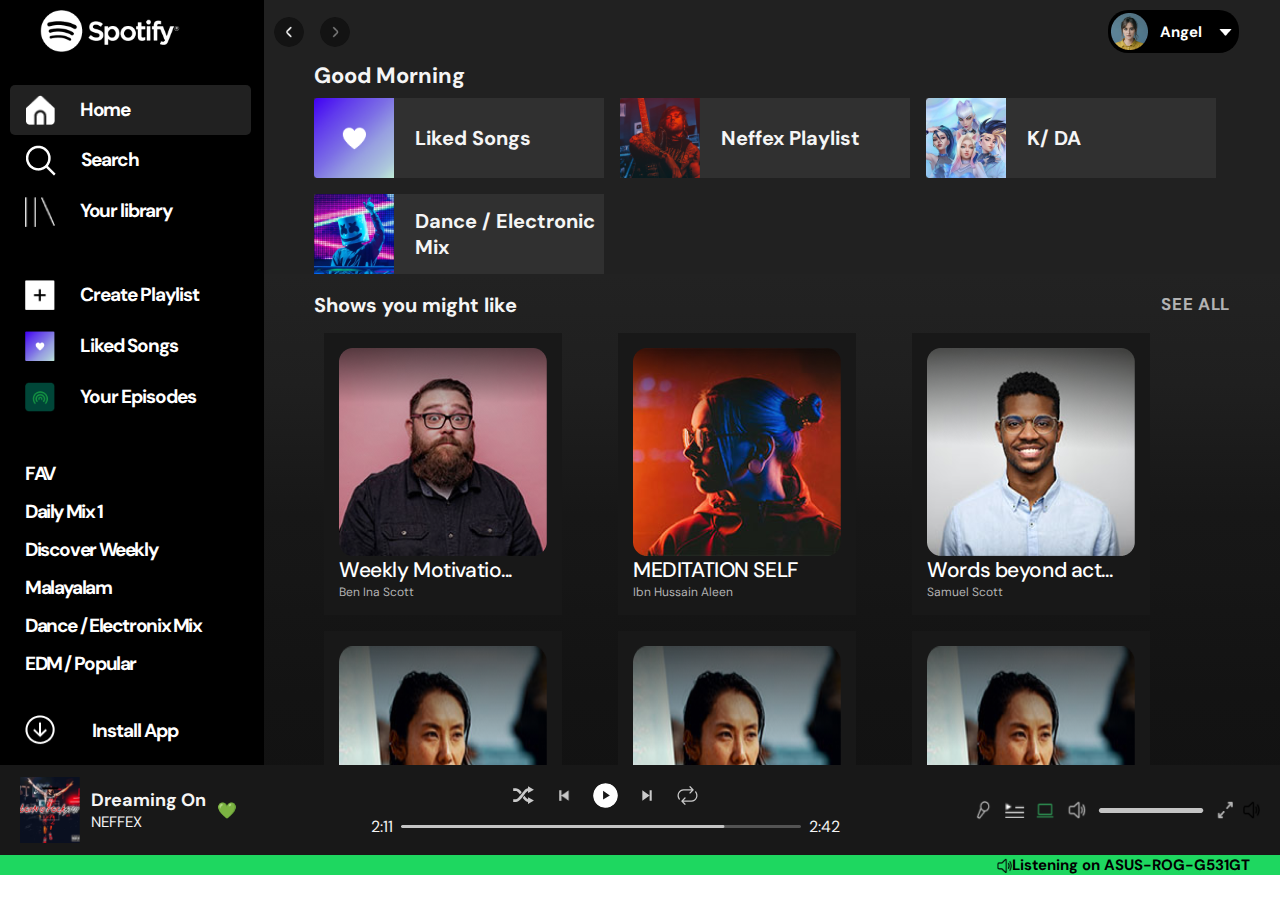
<file: index.html>
<!DOCTYPE html>
<html lang="en">
  <head>
    <!-- Required meta tags -->
    <meta charset="utf-8" />
    <meta name="viewport" content="width=device-width, initial-scale=1" />
    <link rel="stylesheet" href="style.css" />

    <title>Spotify-Clone</title>
  </head>
  <body>
    <!-- done -->
    <div class="container">
      <div class="left-nav">
        <img src="assets/Spotify logo.png" alt="" class="logo" />

        <div class="home-container">
          <div class="home active">
            <img src="assets/Home.png" alt="" class="leftnavimg" />
            <h2 class="leftnavh0">Home</h2>
          </div>

          <div class="search">
            <img class="img" src="assets/Search.png" alt=""/>
            <h2 class="leftnavh0">Search</h2>
          </div>

          <div class="library">
            <img src="assets/Your library.png" alt="" class="leftnavimg" />
            <h2 class="leftnavh0">Your library</h2>
          </div>
        </div>

        <div class="playlist-container">
          <div class="playlist">
            <img src="assets/plus.png" alt="" class="leftnavimg" />
            <h2 class="leftnavh1">Create Playlist</h2>
          </div>

          <div class="liked-songs">
            <img src="assets/purpleheart.png" alt="" class="leftnavimg" />
            <h2 class="leftnavh1">Liked Songs</h2>
          </div>

          <div class="episodes">
            <img src="assets/hotspot.png" alt="" class="leftnavimg" />
            <h2 class="leftnavh1">Your Episodes</h2>
          </div>
        </div>
        <div class="fav-tags mb-9">
          <h2 class="leftnavh3 h">FAV</h2>
          <h2 class="leftnavh3">Daily Mix 1</h2>
          <h2 class="leftnavh3">Discover Weekly</h2>
          <h2 class="leftnavh3">Malayalam</h2>
          <h2 class="leftnavh3">Dance / Electronix Mix</h2>
          <h2 class="leftnavh3">EDM / Popular</h2>
        </div>
        <div class="install">
          <img src="assets/download.png" alt=""/>
          <h2>Install App</h2>
        </div>
      </div>

      <div class="right-part">
        <div class="nav">
          <div class="left-right">
            <img src="assets/backward.png" alt="" class="play" />
            <img src="assets/forward.png" alt="" class="play" />
          </div>

          <div class="profile">
            <img src="assets/imgs/profile.png" alt="" />
            <h3>Angel</h3>
            <img src="assets/down.png" alt="" />
          </div>
        </div>

        <!-- Good Morning section -->

        <div class="goodmrng">
          <h1>Good Morning</h1>
          <div class="likedcardholder">
            <div class="likedcards">
              <img src="assets/imgs/Purple-big.png" alt="" />
              <h2>Liked Songs</h2>
            </div>

            <div class="likedcards">
              <img src="assets/imgs/man.png" alt="" />
              <h2>Neffex Playlist</h2>
            </div>

            <div class="likedcards">
              <img src="assets/imgs/KDA.png" alt="" />
              <h2>K/ DA</h2>
            </div>
            <div class="likedcards">
              <img src="assets/imgs/marshmellow.png" alt="" />
              <h2>Dance / Electronic Mix</h2>
            </div>
          </div>
        </div>

        <!-- Shows you might like -->

        <div class="shows">
          <div>
            <h1>Shows you might like</h1>
            <a class="seeall" href="playlist.html">SEE ALL</a>
          </div>

          <div class="showsCards">
            <div class="showCard">
              <img src="assets/imgs/Rectangle 21.png" alt="" />
              <h2>Weekly Motivatio...</h2>
              <p>Ben Ina Scott</p>
            </div>
            <div class="showCard">
              <img src="assets/imgs/Rectangle 22.png" alt="" />
              <h2>MEDITATION SELF</h2>
              <p>Ibn Hussain Aleen</p>
            </div>

            
            <div class="showCard">
              <img src="assets/imgs/Rectangle 23.png" alt="" />
              <h2>Words beyond act...</h2>
              <p>Samuel Scott</p>
            </div>
            <div class="showCard">
              <img src="assets/imgs/Rectangle 16.png" alt="" />
              <h2>The Alexa Show</h2>
              <p>Adriana Tom</p>
            </div>
            <div class="showCard">
              <img src="assets/imgs/Rectangle 16.png" alt="" />
              <h2>The Alexa Show</h2>
              <p>Adriana Tom</p>
            </div>
            <div class="showCard">
              <img src="assets/imgs/Rectangle 16.png" alt="" />
              <h2>The Alexa Show</h2>
              <p>Adriana Tom</p>
            </div>
            <div class="showCard">
              <img src="assets/imgs/Rectangle 16.png" alt="" />
              <h2>The Alexa Show</h2>
              <p>Adriana Tom</p>
            </div>
            
            <div class="showCard">
              <img src="assets/imgs/Rectangle 16.png" alt="" />
              <h2>The Alexa Show</h2>
              <p>Adriana Tom</p>
            </div>
            
          </div>
        </div>
      </div>
    </div>

    <!--Player Controls part Bottom-->
    <div class="wrapper">
      <div class="bottom">
        <div class="songName">
          <img src="assets/imgs/playing-img.png" alt="" />
          <div>
            <h2>Dreaming On</h2>
            <p>NEFFEX</p>
          </div>
          &#128154;
        </div>

        <div class="playControls">
          <div class="control">
            <img class="musichov" src="assets/shuffle.svg" alt="shuffle" />
            <img class="musichov" src="assets/previous.png" alt="backward" />
            <img
              class="musichov play"
              src="assets/resume.svg"
              alt="play/pause"
            />
            <img class="musichov" src="assets/next.svg" alt="forward" />
            <img class="musichov" src="assets/loop.svg" alt="loop" />
          </div>
          <div class="bar">
            <p>2:11</p>
            <img class="music-bar" src="assets/musicbar.png" alt="" />
            <p>2:42</p>
          </div>
        </div>
        <div class="media-play">
          <img class="musichov play" src="assets/resume.svg" alt="play/pause" />
        </div>

        <div class="volume">
          <img class="vol" src="assets/microphone.png" alt="" />
          <img class="vol" src="assets/list.png" alt="" />
          <img class="vol" src="assets/carbon_laptop.png" alt="" />
          <img class="vol" src="assets/speaker-white.png" alt="" />
          <img src="assets/volume-bar.png" alt="" />
          <img class="black-spek" src="assets/strech-speaker.png" alt="" />
        </div>
      </div>

      <div class="green-notice">
        <img src="assets/speaker-black.png" alt="" />
        <h2>Listening on ASUS-ROG-G531GT</h2>
      </div>

      <div class="home-container-media">
        <div class="home-media">
          <img src="assets/Home.png" alt="" />
          <a class="h" href="#">Home</a>
        </div>

        <div class="search-media">
          <img src="assets/Search.png" alt="" />
          <a href="#">Search</a>
        </div>

        <div class="library-media">
          <img src="assets/Your library.png" alt="" />
          <a href="playlist.html">Your Library</a>
        </div>
      </div>
    </div>
  </body>
</html>
</file>
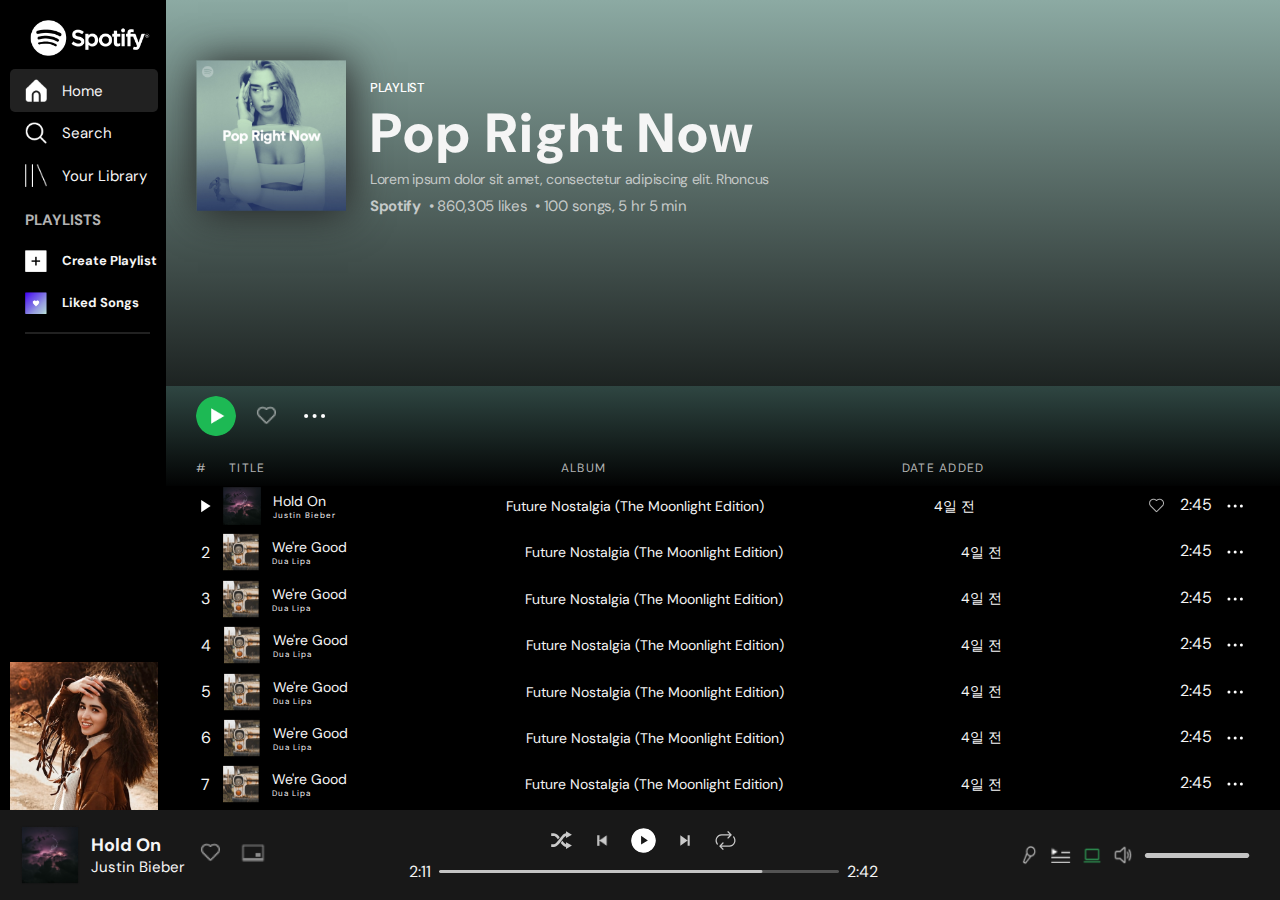
<file: playlist.html>
<!DOCTYPE html>
<html lang="en">
  <head>
    <meta charset="UTF-8" />
    <meta name="viewport" content="width=device-width, initial-scale=1.0" />
    <link rel="stylesheet" href="playlist.css" />
    <title>Document</title>
  </head>
  <body>
    <div class="container">
      <div class="left-nav">
        <img src="assets/Spotify logo.png" alt="" class="logo" />

        <div class="home-container">
          <div class="home">
            <img src="assets/Home.png" alt="" class="leftnavimg" />
            <a href="index.html">Home</a>
          </div>

          <div class="search">
            <img src="assets/Search.png" alt="" class="leftnavimg" />
            <a href="#">Search</a>
          </div>

          <div class="library">
            <img src="assets/Your library.png" alt="" class="leftnavimg" />
            <a href="#">Your Library</a>
          </div>
        </div>

        <div class="playlist-container">
          <h2>PLAYLISTS</h2>
          <div class="playlist active">
            <img src="assets/plus.png" alt="" class="leftnavimg" />
            <h2 class="leftnavh2">Create Playlist</h2>
          </div>

          <div class="liked-songs">
            <img src="assets/purpleheart.png" alt="" class="leftnavimg" />
            <h2 class="leftnavh2">Liked Songs</h2>
          </div>

          <div class="line"></div>
        </div>

        <div class="leftnav-Bottom">
          <img src="assets/imgs/album art.png" alt="" />
        </div>
      </div>

      <div class="right-part">
        <div class="right60-Top">
          <div class="T60top">
            <div class="music-banner">
              <img src="assets/imgs/pop-rn3.png" alt="" />
            </div>
            <div>
              <div class="texts">
                <text>PLAYLIST</text>
                <h1>Pop Right Now</h1>
                <p>
                  Lorem ipsum dolor sit amet, consectetur adipiscing elit.
                  Rhoncus
                </p>
              </div>

              <div class="uls">
                <p>Spotify</p>
                <p class="numbers">&#8226; 860,305 likes</p>
                <p>&#8226; 100 songs, 5 hr 5 min</p>
              </div>
            </div>
          </div>

          <div class="greenheart">
            <div>
              <img class="play" id="greenplay" src="assets/play.png" alt="" />
              <img src="assets/heart.png" alt="" />
              <img src="assets/threedot.svg" alt="" />
            </div>

            <div class="bottomHash">
              <pre>#     TITLE</pre>
              <p>ALBUM</p>
              <p>DATE ADDED</p>
              <div></div>
            </div>
          </div>
        </div>

        <div class="right40-Bottom">
          <div class="plying-songs active">
            <div>
              <img src="assets/Polygon.svg" alt="play" />
              <img class="playing" src="assets/imgs/Rectangle 9.png" alt="" />
              <div class="song-name">
                <h3>Hold On</h3>
                <p class="singer">Justin Bieber</p>
              </div>
            </div>
            <p>Future Nostalgia (The Moonlight Edition)</p>
            <p class="korean">4일 전</p>
            <div>
              <img src="assets/heart.png" alt="liked" />
              <p>2:45</p>
              <img src="assets/threedot.svg" alt="" />
            </div>
          </div>
          <div class="plying-songs">
            <div>
              <p>2</p>
              <img class="playing" src="assets/list img.png" alt="" />
              <div class="song-name">
                <h3>We're Good</h3>
                <p class="singer">Dua Lipa</p>
              </div>
            </div>
            <p>Future Nostalgia (The Moonlight Edition)</p>
            <p class="korean">4일 전</p>
            <div>
              <p>2:45</p>
              <img src="assets/threedot.svg" alt="" />
            </div>
          </div>
          <div class="plying-songs">
            <div>
              <p>3</p>
              <img class="playing" src="assets/list img.png" alt="" />
              <div class="song-name">
                <h3>We're Good</h3>
                <p class="singer">Dua Lipa</p>
              </div>
            </div>
            <p>Future Nostalgia (The Moonlight Edition)</p>
            <p class="korean">4일 전</p>
            <div>
              <p>2:45</p>
              <img src="assets/threedot.svg" alt="" />
            </div>
          </div>
          <div class="plying-songs">
            <div>
              <p>4</p>
              <img class="playing" src="assets/list img.png" alt="" />
              <div class="song-name">
                <h3>We're Good</h3>
                <p class="singer">Dua Lipa</p>
              </div>
            </div>
            <p>Future Nostalgia (The Moonlight Edition)</p>
            <p class="korean">4일 전</p>
            <div>
              <p>2:45</p>
              <img src="assets/threedot.svg" alt="" />
            </div>
          </div>

          <div class="plying-songs">
            <div>
              <p>5</p>
              <img class="playing" src="assets/list img.png" alt="" />
              <div class="song-name">
                <h3>We're Good</h3>
                <p class="singer">Dua Lipa</p>
              </div>
            </div>
            <p>Future Nostalgia (The Moonlight Edition)</p>
            <p class="korean">4일 전</p>
            <div>
              <p>2:45</p>
              <img src="assets/threedot.svg" alt="" />
            </div>
          </div>

          <div class="plying-songs">
            <div>
              <p>6</p>
              <img class="playing" src="assets/list img.png" alt="" />
              <div class="song-name">
                <h3>We're Good</h3>
                <p class="singer">Dua Lipa</p>
              </div>
            </div>
            <p>Future Nostalgia (The Moonlight Edition)</p>
            <p class="korean">4일 전</p>
            <div>
              <p>2:45</p>
              <img src="assets/threedot.svg" alt="" />
            </div>
          </div>

          <div class="plying-songs">
            <div>
              <p>7</p>
              <img class="playing" src="assets/list img.png" alt="" />
              <div class="song-name">
                <h3>We're Good</h3>
                <p class="singer">Dua Lipa</p>
              </div>
            </div>
            <p>Future Nostalgia (The Moonlight Edition)</p>
            <p class="korean">4일 전</p>
            <div>
              <p>2:45</p>
              <img src="assets/threedot.svg" alt="" />
            </div>
          </div>

          <div class="plying-songs">
            <div>
              <p>8</p>
              <img class="playing" src="assets/list img.png" alt="" />
              <div class="song-name">
                <h3>We're Good</h3>
                <p class="singer">Dua Lipa</p>
              </div>
            </div>
            <p>Future Nostalgia (The Moonlight Edition)</p>
            <p class="korean">4일 전</p>
            <div>
              <p>2:45</p>
              <img src="assets/threedot.svg" alt="" />
            </div>
          </div>
          <div class="plying-songs">
            <div>
              <p>9</p>
              <img class="playing" src="assets/list img.png" alt="" />
              <div class="song-name">
                <h3>We're Good</h3>
                <p class="singer">Dua Lipa</p>
              </div>
            </div>
            <p>Future Nostalgia (The Moonlight Edition)</p>
            <p class="korean">4일 전</p>
            <div>
              <p>2:45</p>
              <img src="assets/threedot.svg" alt="" />
            </div>
          </div>
          <div class="plying-songs">
            <div>
              <p>10</p>
              <img class="playing" src="assets/list img.png" alt="" />
              <div class="song-name">
                <h3>We're Good</h3>
                <p class="singer">Dua Lipa</p>
              </div>
            </div>
            <p>Future Nostalgia (The Moonlight Edition)</p>
            <p class="korean">4일 전</p>
            <div>
              <p>2:45</p>
              <img src="assets/threedot.svg" alt="" />
            </div>
          </div>
        </div>
      </div>
    </div>

    <div class="wrapper">
      <div class="bottom">
        <div class="songName">
          <img src="assets/imgs/Rectangle 9.png" alt="" />
          <div>
            <h2>Hold On</h2>
            <p>Justin Bieber</p>
          </div>
          <div class="heart">
            <img class="heart" src="assets/heart.png" alt="" />
          </div>

          <div class="heart pip">
            <img src="assets/pip.png" alt="" />
          </div>
        </div>
        <div class="media-play">
          <img class="musichov play" src="assets/resume.svg" alt="play/pause" />
        </div>

        <div class="playControls">
          <div class="control">
            <img class="musichov" src="assets/shuffle.svg" alt="shuffle" />
            <img class="musichov" src="assets/previous.png" alt="backward" />
            <img
              class="musichov play"
              src="assets/resume.svg"
              alt="play/pause"
            />
            <img class="musichov" src="assets/next.svg" alt="forward" />
            <img class="musichov" src="assets/loop.svg" alt="loop" />
          </div>
          <div class="bar">
            <p>2:11</p>
            <img class="music-bar" src="assets/musicbar.png" alt="" />
            <p>2:42</p>
          </div>
        </div>

        <div class="volume">
          <img class="vol" src="assets/microphone.png" alt="" />
          <img class="vol" src="assets/list.png" alt="" />
          <img class="vol" src="assets/carbon_laptop.png" alt="" />
          <img class="vol" src="assets/speaker-white.png" alt="" />
          <img src="assets/volume-bar.png" alt="" />
        </div>
      </div>

      <div class="home-container-media">
        <div class="home-media">
          <img src="assets/Home.png" alt="" />
          <a href="index.html">Home</a>
        </div>

        <div class="search-media">
          <img src="assets/Search.png" alt="" />
          <a href="#">Search</a>
        </div>

        <div class="library-media">
          <img src="assets/Your library.png" alt="" />
          <a href="#">Your Library</a>
        </div>
      </div>
    </div>
  </body>
</html>
</file>
<file: style.css>
@import url("https://fonts.googleapis.com/css2?family=DM+Sans:ital,opsz,wght@0,9..40,100;0,9..40,200;0,9..40,300;0,9..40,400;0,9..40,500;0,9..40,600;0,9..40,700;0,9..40,800;0,9..40,900;0,9..40,1000;1,9..40,100;1,9..40,200;1,9..40,300;1,9..40,400;1,9..40,500;1,9..40,600;1,9..40,700;1,9..40,800;1,9..40,900;1,9..40,1000&display=swap");

* {
  margin: 0;
  padding: 0;
  box-sizing: border-box;
  font-family: "DM Sans", sans-serif;
}
*::-webkit-scrollbar {
  display: none;
}
a {
  color: whitesmoke;
  text-decoration: none;
}

.container {
  width: 100%;
  height: 85vh;
  display: flex;
  background-color: #000000;
}

.left-nav {
  margin-left: 10px;
  padding-top: 10px;
  width: 20%;
  display: flex;
  flex-direction: column;
  justify-content: space-between;
  gap: 0.8rem;
  background-color: #000000;
  height: 100%;
  overflow-y: scroll;
}

.right-part {
  overflow-y: scroll;
  width: 80%;
  height: 100%;
  background-color: #212121;
}
.logo {
  width: 140px;
  margin-left: 30px;
}
.home,
.search,
.library,
.playlist,
.liked-songs,
.episodes,
.install {
  display: flex;
  align-items: center;
  padding-top: 10px;
  padding-bottom: 10px;
  padding-left: 15px;
  border-radius: 5px;
  width: 95%;
  transition: all 0.2s ease-in-out;
  
}

.home:hover,
.search:hover,
.library:hover,
.playlist:hover,
.liked-songs:hover,
.episodes:hover,
.install:hover {
  cursor: pointer;
  background-color: #212121;
}

.home-container,
.playlist-container,
.fav-tags {
  display: flex;
  flex-direction: column;
}

.active {
  background-color: #212121;
}
.fav-tags {
  padding-left: 15px;
}
.fav-tags h2 {
  font-family: DM Sans;
  font-size: 19px;
  font-style: normal;
  font-weight: 700;
  line-height: 38px;
  letter-spacing: -1.377px;
}
.leftnavh0{
  color: #FFF;
font-family: DM Sans;
font-size: 19px;
font-style: normal;
font-weight: 700;
line-height: 30.88px;
letter-spacing: -1.14px;
}
.leftnavh1{
  color: #FFF;
font-family: DM Sans;
font-size: 19px;
font-style: normal;
font-weight: 700;
line-height: 30.88px;
letter-spacing: -0.997px;
}
.leftnavh2 {
  color: #FFF;
font-family: DM Sans;
font-size: 19px;
font-style: normal;
font-weight: 700;
line-height: 18.53px;
letter-spacing: -0.997px;
}
.leftnavh3{
  color: #FFF;
font-family: DM Sans;
font-size: 19px;
font-style: normal;
font-weight: 700;
line-height: normal;
letter-spacing: -0.997px;
}

.install>h2{
  color: #FFF;
font-family: DM Sans;
font-size: 19px;
font-style: normal;
font-weight: 700;
line-height: normal;
letter-spacing: -0.997px;
}
.install>img{
  width: 29.645px;
height: 29.645px;
flex-shrink: 0;
margin-right: 37.06px;
}
.leftnavimg {
  width: 29.645px;
  height: 29.645px;
  flex-shrink: 0;
  margin-right: 25px;
}
.search>img{
  margin-right: 25px;

}
.install {
  margin-bottom: 10px;
  margin-top: -10px;
}
.seeall{
  color: #B3B3B3;
font-family: DM Sans;
font-size: 17px;
font-style: normal;
font-weight: 700;
line-height: normal;
letter-spacing: 0.68px;
}

.nav {
  margin-top: 10px;
  margin-left: 10px;
  display: flex;
  justify-content: space-between;
  align-items: center;
  width: 95%;
}
.left-right {
  display: flex;
  align-items: center;
  gap: 1rem;
}
.left-right img {
  width: 30px;
  transition: all 0.2s ease-in;
}
.left-right img:hover {
  box-shadow: 1px 1px 20px gray;
  cursor: pointer;
}

.profile {
  display: flex;
  align-items: center;
  background-color: #000000;
  padding: 3px;
  border-radius: 20px;
  gap: 0.8rem;
  transition: all 0.2s ease-in-out;
}
.profile:hover {
  box-shadow: 1px 1px 10px gray;
  cursor: pointer;
}
.profile h3 {
  font-size: 15px;
  color: white;
}

.goodmrng {
  padding: 0 50px;
}
.goodmrng > h1 {
  color: whitesmoke;
  font-size: 22px;
  margin: 8px 0;
}

.likedcardholder {
  display: flex;

  gap: 1rem;
  flex-wrap: wrap;
}

.likedcards {
  display: flex;
  align-items: center;
  width: 290px;
  height: 80px;
  background-color: #303030;
  transition: all 0.2s ease-in;
}
.likedcards:hover {
  cursor: pointer;
  box-shadow: 1px 1px 10px gray;
}
.likedcards > img {
  width: 80px;
  height: 80px;
  margin-right: 21px;
}
.likedcards > h2 {
  font-size: 20px;
  color: whitesmoke;
  word-break: break-all;
}

.shows {
  padding: 0px 50px;
  background: linear-gradient(180deg, #222 0%, #1F1F1F 11.64%, #171717 25.66%, #161616 32.94%, #151515 35.98%, #131313 44.89%, #121212 55.22%, #121212 75.34%, #121212 85.45%, rgba(18, 18, 18, 0.00) 100%);
}
.shows > div {
  display: flex;

  align-items: center;
  justify-content: space-between;
}


.shows > div > a:hover {
  cursor: pointer;
  color: white;
  font-weight: 600;
}

.shows > div > h1 {
  margin-top: 18px;
  font-size: 20px;
  color: whitesmoke;
  margin-bottom: 15px;
}

.showsCards {
  padding-right: 80px;
  display: flex;
  gap: 1rem;
  padding-left: 10px;
  flex-wrap: wrap;
}
.showCard {
  background-color: #181818;
  padding: 15px;
  display: flex;
  flex-direction: column;
  justify-content: space-between;
  transition: all 0.2s ease-in-out;
}
.showCard:hover {
  cursor: pointer;
  box-shadow: 1px 1px 10px gray;
}
.showCard > h2 {
  color: #FFF;
font-family: DM Sans;
font-size: 21px;
font-style: normal;
font-weight: 500;
line-height: normal;
letter-spacing: -0.42px;
}
.showCard > p {
  font-size: 12px;
  color: #B3B3B3;
}
.showCard > img {
  width: 207.778px;
height: 207.928px;
flex-shrink: 0;
}

.alex {
  height: 130px;
}

.bottom {
  padding: 40px 20px;
  width: 100%;
  height: 10vh;
  background-color: #181818;
  display: flex;
  justify-content: space-between;
  align-items: center;
}

.songName {
  display: flex;
  align-items: center;
  gap: 0.7rem;
}
.songName img {
  width: 60px;
}
.songName > div > h2 {
  font-size: 18px;
  color: whitesmoke;
}
.songName > div > p {
  font-size: 15px;
  color: whitesmoke;
}

.playControls {
  display: flex;
  flex-direction: column;
  gap: 0.5rem;
}
.playControls > .control {
  display: flex;
  justify-content: center;
  align-items: center;
  gap: 1rem;
}
.control > img {
  width: 25px;
}

.bar {
  display: flex;
  align-items: center;
  gap: 0.5rem;
  color: whitesmoke;
}
.music-bar {
  width: 400px;
}
.musichov {
  mix-blend-mode: screen;
  transition: all 0.2s ease-in;
}
.musichov:hover {
  box-shadow: 1px 1px 20px gray;
  cursor: pointer;
}

.volume {
  display: flex;
  align-items: center;
  gap: 0.7rem;
}
.vol {
  width: 20px;
  mix-blend-mode: screen;
  transition: all 0.2s ease-in;
}

.black-spek {
  width: 45px;
}
.vol:hover {
  box-shadow: 1px 1px 10px gray;
  cursor: pointer;
}

.green-notice {
  display: flex;
  align-items: center;
  justify-content: end;

  width: 100%;
  height: 20px;
  background-color: #1ed760;
}
.green-notice img {
  width: 15px;
}
.green-notice h2 {
  font-size: 15px;
  padding-right: 30px;
}

.play {
  border-radius: 50%;
  overflow: hidden;
}

.home-container-media {
  display: none;
}

.media-play {
  display: none;
}

/* Media Queries */
/* Extra small devices (phones, 600px and down) */
@media only screen and (max-width: 340px) {
  body {
    background-color: #000000;
  }
  .container {
    width: 100vw;
    height: 85vh;
  }
  .left-nav {
    display: none;
  }
  .right-part {
    width: 100%;
  }

  .likedcards {
    width: 100%;
  }
  .likedcards > h2 {
    font-size: 12px;
  }

  .goodmrng {
    padding: 0 30px;
  }
  .likedcardholder {
    display: flex;
    justify-content: space-between;
  }
  .shows > div {
    justify-content: space-between;
  }

  .shows {
    padding: 0 30px;
  }
  .showCard {
    padding: 15px;
    display: flex;
    flex-direction: column;
    align-items: center;
  }
  .showCard > img {
    width: 210px;
    margin-bottom: 10px;
  }
  .showsCards {
    justify-content: center;
    padding-right: 0;
    display: flex;
    flex-direction: column;
    gap: 1rem;
    flex-wrap: wrap;
  }
  .playControls {
    display: none;
  }
  .volume {
    display: none;
  }
  .bottom {
    height: 5vh;
  }

  .songName {
    gap: 0.5rem;
  }
  .songName img {
    width: 45px;
  }
  .songName > div > h2 {
    font-size: 15px;
  }
  .songName > div > p {
    font-size: 12px;
  }
  .green-notice {
    display: none;
  }

  .bottom {
    padding: 32px 20px;
  }

  .media-play {
    display: block;
  }
  .play {
    width: 25px;
  }

  /* Bottom */
  .home-container-media {
    display: flex;
    width: 100%;

    justify-content: space-between;
    align-items: center;
    background-color: #181818;
    padding: 9px 30px;
  }
  .home-media,
  .search-media,
  .library-media {
    display: flex;
    flex-direction: column;
    /* background-color: #1ED760; */
    align-items: center;
  }
  .home-media > img,
  .search-media > img,
  .library-media > img {
    width: 20px;
  }
  .home-media > a,
  .search-media > a,
  .library-media > a {
    font-size: 13px;
    padding-top: 5px;
  }
}

@media only screen and (min-width: 341px) and (max-width: 460px) {
  body {
    background-color: #000000;
  }
  .green-notice {
    display: none;
  }
  .playControls {
    display: none;
  }
  .volume {
    display: none;
  }
  .left-nav {
    display: none;
  }

  .right-part {
    overflow-y: scroll;
    width: 100%;
    height: 100%;
    background-color: #212121;
  }

  .likedcards {
    width: 100%;
  }
  .showsCards {
    padding-right: 0px;
  }
  .shows {
    padding: 0px 30px;
  }

  .showCard {
    padding: 5px;
  }
  .showCard > img {
    width: 115px;
  }
  .shows > div {
    display: flex;
    align-items: center;
    justify-content: center;
    gap: 22px;
    /* justify-content: space-evenly; */
  }

  .media-play {
    display: block;
  }
  .play {
    width: 25px;
  }

  .wrapper {
    position: absolute;
    bottom: 0;
    width: 100vw;
  }

  /* Bottom */
  .home-container-media {
    display: flex;
    width: 100%;

    justify-content: space-between;
    align-items: center;
    background-color: #181818;
    padding: 9px 30px;
  }
  .home-media,
  .search-media,
  .library-media {
    display: flex;
    flex-direction: column;
    /* background-color: #1ED760; */
    align-items: center;
  }
  .home-media > img,
  .search-media > img,
  .library-media > img {
    width: 20px;
  }
  .home-media > a,
  .search-media > a,
  .library-media > a {
    font-size: 13px;
    padding-top: 5px;
  }
}

/* Small devices (portrait tablets and large phones, 600px and up) */
@media only screen and (min-width: 600px) {
}

/* Medium devices (landscape tablets, 768px and up) */
@media only screen and (min-width: 768px) {
}

/* Large devices (laptops/desktops, 992px and up) */
@media only screen and (min-width: 992px) {
}

/* Extra large devices (large laptops and desktops, 1200px and up) */
@media only screen and (min-width: 1200px) {
}
</file>
<file: playlist.css>
@import url("https://fonts.googleapis.com/css2?family=DM+Sans:ital,opsz,wght@0,9..40,100;0,9..40,200;0,9..40,300;0,9..40,400;0,9..40,500;0,9..40,600;0,9..40,700;0,9..40,800;0,9..40,900;0,9..40,1000;1,9..40,100;1,9..40,200;1,9..40,300;1,9..40,400;1,9..40,500;1,9..40,600;1,9..40,700;1,9..40,800;1,9..40,900;1,9..40,1000&display=swap");

* {
  margin: 0;
  padding: 0;
  box-sizing: border-box;
  font-family: "DM Sans", sans-serif;
}
*::-webkit-scrollbar {
  display: none;
}
a {
  color: whitesmoke;
  text-decoration: none;
  font-size: 15px;
}

.container {
  width: 100%;
  height: 90vh;
  display: flex;
  background-color: #000000;
}

.left-nav {
  margin-left: 10px;
  padding-top: 20px;
  width: 14%;
  display: flex;
  flex-direction: column;
  gap: 0.8rem;
  background-color: #000000;
  height: 100%;
  overflow-y: scroll;
  position: relative;
}

.right-part {
  overflow-y: scroll;
  width: 85%;
  height: 100%;
  background-color: #212121;
}
.logo {
  width: 120px;
  margin-left: 20px;
}
.home,
.search,
.library,
.playlist,
.liked-songs,
.episodes,
.install {
  display: flex;
  align-items: center;
  padding-top: 10px;
  padding-bottom: 10px;
  padding-left: 15px;
  border-radius: 5px;
  width: 95%;
  transition: all 0.2s ease-in-out;
}
.home{
  background-color: #212121; 
}

.home:hover,
.search:hover,
.library:hover,
.playlist:hover,
.liked-songs:hover,
.episodes:hover,
.install:hover {
  cursor: pointer;
  background-color: #212121;
}

.home-container,
.playlist-container,
.fav-tags {
  display: flex;
  flex-direction: column;
}

.active {
  /* background-color: #212121; */
}

.leftnavh2 {
  font-size: 13px;
  color: whitesmoke;
}


.leftnavimg {
  width: 22px;
  margin-right: 15px;
}
.playlist-container > h2 {
  color: #b3b3b3;
  font-size: 15px;
  padding-left: 15px;
  margin-bottom: 10px;
}
.line {
  width: 80%;
  height: 2px;
  background-color: #212121;
  justify-content: center;
  margin-top: 8px;
  margin-left: 15px;
}

.leftnav-Bottom > img {
  position: absolute;
  bottom: 0px;
  width: 95%;
}
.right40-Bottom {
  overflow-y: scroll;
}

.right-part {
  display: flex;
  flex-direction: column;
  justify-content: space-between;
  width: 100%;
  height: 100%;
}
.right60-Top {
  background-image: linear-gradient(#8caaa3, #000000);
  width: 100%;
  height: 60%;
}
.right40-Bottom {
  background-color: #000000;
  width: 100%;
  height: 40%;
  display: flex;
  flex-direction: column;
  gap: 0.4rem;
}

.plying-songs {
  height: 45px;

  display: flex;
  color: whitesmoke;
  justify-content: space-between;
  align-items: center;
  padding: 0 15px;
  margin: 0 20px;
  transition: all 0.2s ease-in-out;
}
.plying-songs:hover {
  background-color: #212121;
}

.playing {
  width: 40px;
  height: 40px;
}

.plying-songs > div:first-child {
  display: flex;
  align-items: center;
  gap: 0.7rem;
}
.plying-songs > div:last-child {
  display: flex;
  gap: 0.7rem;
}
.song-name > h3 {
  font-size: 14px;
  font-weight: 400;
}
.song-name > p {
  font-size: 8px;
  font-weight: 400;
  letter-spacing: 1px;
}
.plying-songs > p {
  font-size: 14px;
}

.right60-Top {
  width: 100%;

  padding-top: 60px;
  display: flex;
  flex-direction: column;
  justify-content: space-between;
}
.T60top {
  display: flex;
  align-items: end;
  gap: 1.5rem;
  padding-left: 30px;
  color: whitesmoke;
}
.texts > h1 {
  font-size: 55px;
  font-weight: 800;
  color: whitesmoke;
  letter-spacing: 2px;
}
.texts {
  margin-bottom: 0.4rem;
}
.texts>text{
  color: #FFF;
font-size: 13px;
font-style: normal;
font-weight: 500;
line-height: normal;
letter-spacing: -0.26px;
}
.texts > p {
  color: #c5c9c8;
font-size: 14px;
font-style: normal;
font-weight: 400;
line-height: 146.9%; /* 20.566px */
letter-spacing: -0.28px;
}
.uls {
  display: flex;
  gap: 0.5rem;
}
.uls > p {
  color: #c5c9c8;
font-size: 15px;
font-style: normal;
font-weight: 400;
line-height: normal;
letter-spacing: -0.3px;
}
.uls > p:first-child {
  font-weight: bold;
}

.music-banner > img {
  width: 150px;
  box-shadow: 2px 2px 40px #212121;
}

.greenheart {
  background-color: #1d2322;
  background-image: linear-gradient(#2f4642, #020303);
  padding-left: 30px;
  display: flex;
  flex-direction: column;
  gap: 1.5rem;
  padding-top: 10px;
  padding-bottom: 10px;
}
.greenheart > div:first-child {
  display: flex;
  align-items: center;
  gap: 1rem;
}
.greenheart > div:first-child > img {
  width: 30px;
}

#greenplay {
  width: 40px;
}

.bottomHash {
  display: flex;
  justify-content: space-between;
  color: #b3b4b4;
font-family: Circular Std;
font-size: 12px;
font-style: normal;
font-weight: 400;
line-height: normal;
letter-spacing: 1.32px;
}

.bottom {
  padding: 40px 20px;
  width: 100%;
  height: 10vh;
  background-color: #181818;
  display: flex;
  justify-content: space-between;
  align-items: center;
}
.songName {
  display: flex;
  align-items: center;
  gap: 0.7rem;
}
.songName img {
  width: 60px;
}
.songName > div > h2 {
  font-size: 18px;
  color: whitesmoke;
}
.songName > div > p {
  font-size: 15px;
  color: whitesmoke;
}

.playControls {
  display: flex;
  flex-direction: column;
  gap: 0.5rem;
}
.playControls > .control {
  display: flex;
  justify-content: center;
  align-items: center;
  gap: 1rem;
}
.control > img {
  width: 25px;
}

.bar {
  display: flex;
  align-items: center;
  gap: 0.5rem;
  color: whitesmoke;
}
.music-bar {
  width: 400px;
}
.musichov {
  mix-blend-mode: screen;
  transition: all 0.2s ease-in;
}
.musichov:hover {
  box-shadow: 1px 1px 20px gray;
  cursor: pointer;
}
.play {
  border-radius: 50%;
  overflow: hidden;
}

.volume {
  display: flex;
  align-items: center;
  gap: 0.7rem;
  padding-right: 10px;
}
.vol {
  width: 20px;
  mix-blend-mode: screen;
  transition: all 0.2s ease-in;
}

.black-spek {
  width: 45px;
}
.vol:hover {
  box-shadow: 1px 1px 10px rgb(71, 71, 71);
  cursor: pointer;
}

.heart > img {
  width: 30px;
}

.home-container-media {
  display: none;
}
.media-play {
  display: none;
}

@media only screen and (max-width: 412px) {
  body {
    background-color: #000000;
  }
  .left-nav {
    display: none;
  }
  .playControls {
    display: none;
  }
  .volume {
    display: none;
  }
  .pip {
    display: none;
  }
  .container {
    height: 84vh;
  }
  .T60top {
    display: flex;
    flex-direction: column;
    align-items: center;
    padding-left: 0;
    gap: 1rem;
  }
  .texts > h1 {
    font-size: 40px;
    letter-spacing: 0;
  }
  .music-banner > img {
    width: 180px;
  }
  .texts > p:last-child {
    display: none;
  }
  .right60-Top {
    padding-top: 40px;
  }
  .greenheart {
    padding-left: 0;
  }
  .greenheart > div:first-child {
    padding-left: 30px;
  }
  .plying-songs > p {
    font-size: 10px;
  }
  .song-name > h3 {
    font-size: 11px;
  }
  .singer {
    display: none;
  }
  .korean {
    display: none;
  }

  .plying-songs {
    margin: 0 0;
  }
  .songName > div > p {
    font-size: 12px;
  }
  .songName > div > h2 {
    font-size: 16px;
  }

  .media-play {
    display: block;
  }
  .media-play > img {
    width: 35px;
  }
  .home-media,
  .search-media,
  .library-media {
    transition: all 0.2s ease-in-out;
  }

  .home-media > img:hover,
  .search-media > img:hover,
  .library-media > img:hover {
    transform: rotate(10deg);
  }

  .home-container-media {
    display: flex;
    width: 100%;

    justify-content: space-between;
    align-items: center;
    background-color: #181818;
    padding: 9px 30px;
  }
  .home-media,
  .search-media,
  .library-media {
    display: flex;
    flex-direction: column;
    align-items: center;
  }
  .home-media > img,
  .search-media > img,
  .library-media > img {
    width: 20px;
  }
  .home-media > a,
  .search-media > a,
  .library-media > a {
    font-size: 13px;
    padding-top: 5px;
  }

  .wrapper {
    position: absolute;
    bottom: 0;
    width: 100vw;
  }

  .bottom {
    padding: 12px 20px;
    width: 100%;
    height: 10vh;
    background-color: #181818;
    display: flex;
    justify-content: space-between;
    align-items: center;
  }
}

@media only screen and (max-width: 600px) and (min-width: 400px) {
}

@media only screen and (min-width: 600px) {
}

@media only screen and (min-width: 768px) {
}

/* Large devices (laptops/desktops, 992px and up) */
@media only screen and (min-width: 992px) {
}

/* Extra large devices (large laptops and desktops, 1200px and up) */
@media only screen and (min-width: 1200px) {
}
</file>
